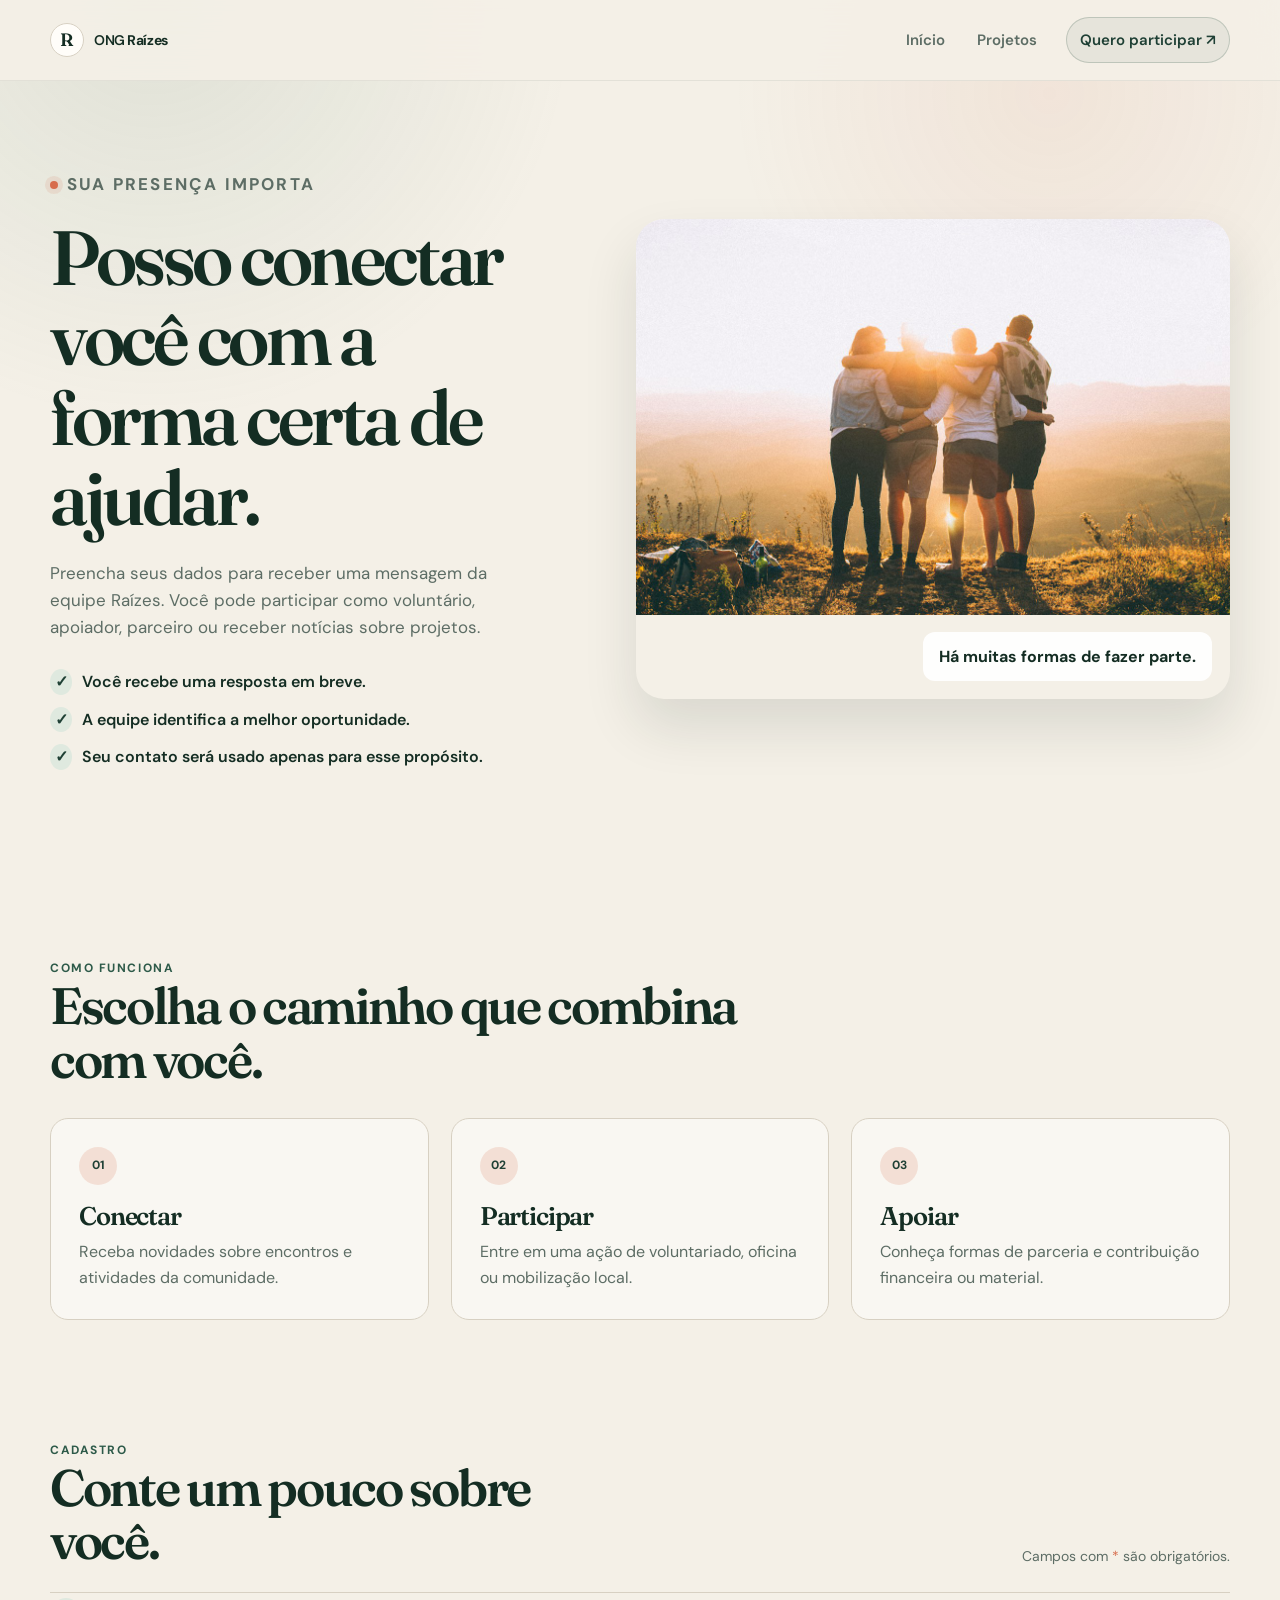
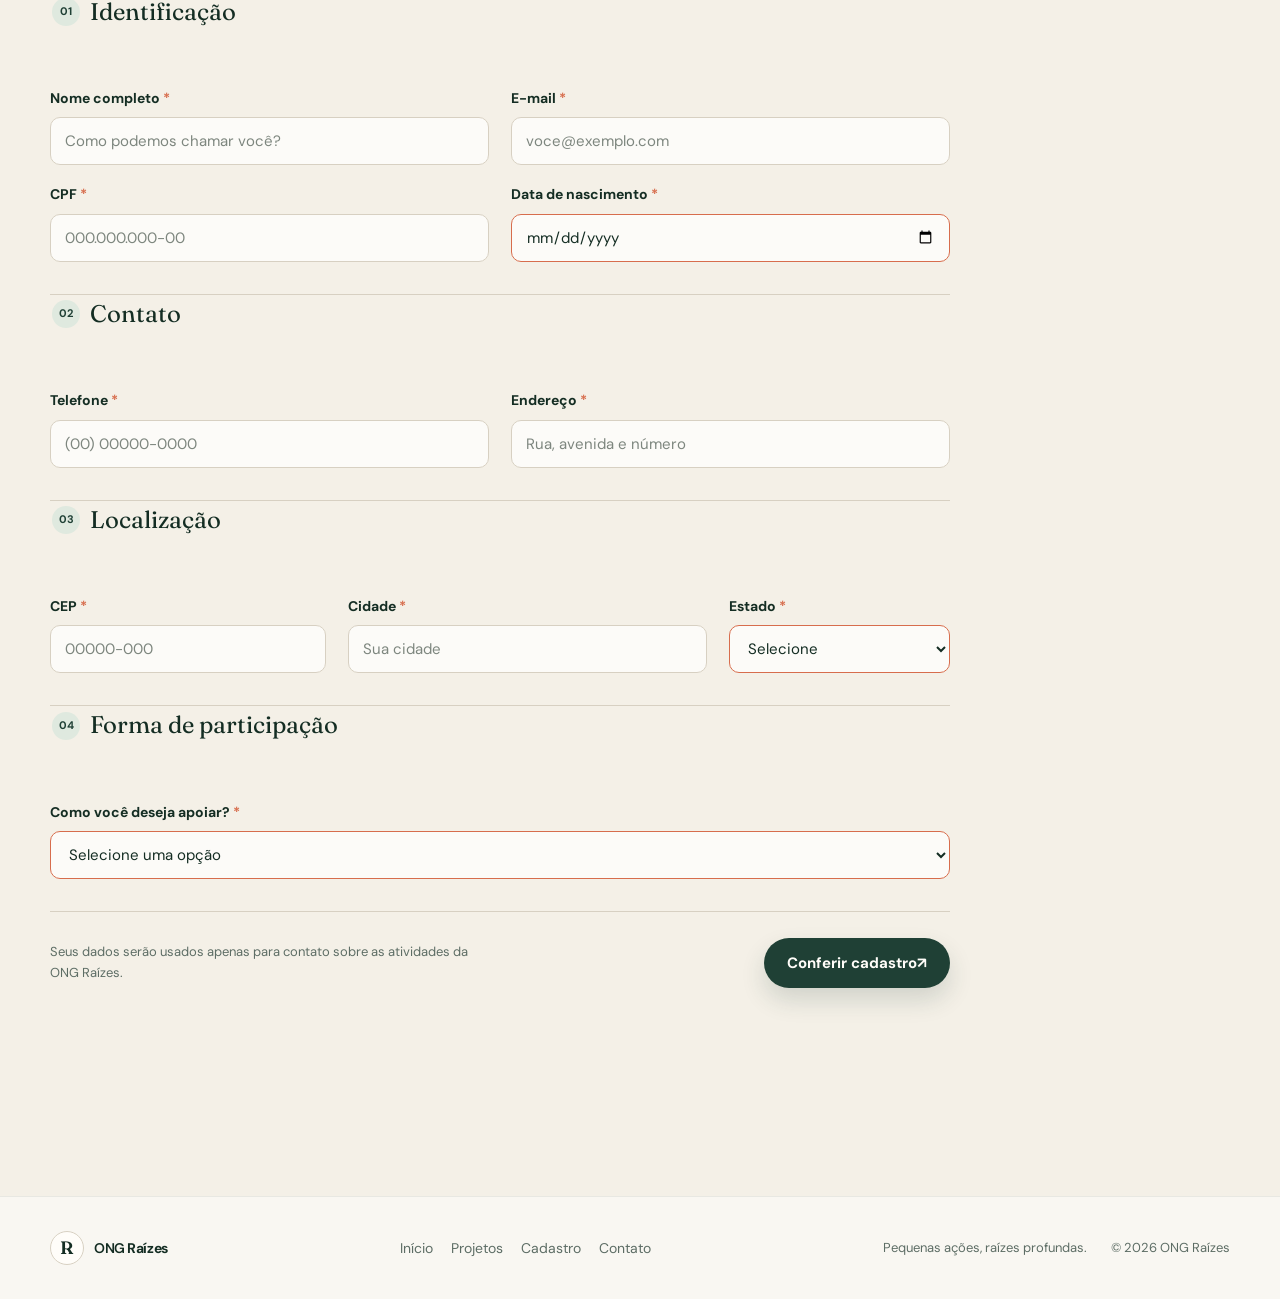
<file: cadastro.html>
<!DOCTYPE html>
<html lang="pt-BR">
<head>
    <meta charset="UTF-8">
    <meta name="viewport" content="width=device-width, initial-scale=1.0">
    <meta name="description" content="Cadastre-se para conhecer as oportunidades de participação e voluntariado da ONG Raízes.">
    <title>Quero participar | ONG Raízes</title>
    <link rel="preconnect" href="https://fonts.googleapis.com">
    <link rel="preconnect" href="https://fonts.gstatic.com" crossorigin>
    <link href="https://fonts.googleapis.com/css2?family=DM+Sans:wght@400;500;600;700&family=Fraunces:opsz,wght@9..144,600;9..144,700&display=swap" rel="stylesheet">
    <link rel="stylesheet" href="assets/css/styles.css">
    <script src="assets/js/scripts.js" defer></script>
</head>
<body>
    <a class="skip-link" href="#main-content">Pular para o conteúdo principal</a>
    <header class="site-header">
        <div class="site-header-inner page-width">
            <a class="brand" href="ONG.html" aria-label="ONG Raízes, página inicial">
                <span class="brand-mark" aria-hidden="true">R</span>
                <span class="brand-word">ONG <strong>Raízes</strong></span>
            </a>
            <button class="nav-toggle" type="button" aria-expanded="false" aria-controls="site-navigation" aria-label="Abrir menu">
                <span></span><span></span><span></span>
            </button>
            <nav class="site-nav" id="site-navigation" aria-label="Navegação principal">
                <a href="ONG.html">Início</a>
                <a href="projetos.html">Projetos</a>
                <a href="cadastro.html" class="nav-cta" aria-current="page">Quero participar <span aria-hidden="true">↗</span></a>
            </nav>
        </div>
    </header>

    <main id="main-content" class="registration-main">
        <section class="registration-intro page-width" aria-labelledby="registration-title">
            <div class="registration-copy">
                <p class="eyebrow"><span class="eyebrow-dot" aria-hidden="true"></span> Sua presença importa</p>
                <h1 id="registration-title">Posso conectar você com a forma certa de ajudar.</h1>
                <p>Preencha seus dados para receber uma mensagem da equipe Raízes. Você pode participar como voluntário, apoiador, parceiro ou receber notícias sobre projetos.</p>
                <ul class="registration-benefits" aria-label="O que acontece depois do cadastro">
                    <li><span aria-hidden="true">✓</span> Você recebe uma resposta em breve.</li>
                    <li><span aria-hidden="true">✓</span> A equipe identifica a melhor oportunidade.</li>
                    <li><span aria-hidden="true">✓</span> Seu contato será usado apenas para esse propósito.</li>
                </ul>
            </div>
            <figure class="registration-image">
                <img src="assets/images/cadastro-hero.jpg" alt="Pessoas reunidas em uma atividade colaborativa">
                <figcaption>Há muitas formas de fazer parte.</figcaption>
            </figure>
        </section>

        <section class="participation-section page-width" aria-labelledby="participation-title">
            <div class="section-heading compact-heading">
                <div>
                    <p class="section-kicker">Como funciona</p>
                    <h2 id="participation-title">Escolha o caminho que combina com você.</h2>
                </div>
            </div>
            <div class="participation-grid">
                <article><span class="participation-icon" aria-hidden="true">01</span><h3>Conectar</h3><p>Receba novidades sobre encontros e atividades da comunidade.</p></article>
                <article><span class="participation-icon" aria-hidden="true">02</span><h3>Participar</h3><p>Entre em uma ação de voluntariado, oficina ou mobilização local.</p></article>
                <article><span class="participation-icon" aria-hidden="true">03</span><h3>Apoiar</h3><p>Conheça formas de parceria e contribuição financeira ou material.</p></article>
            </div>
        </section>

        <section class="form-section page-width" aria-labelledby="form-title">
            <div class="form-heading">
                <div>
                    <p class="section-kicker">Cadastro</p>
                    <h2 id="form-title">Conte um pouco sobre você.</h2>
                </div>
                <p>Campos com <span aria-hidden="true">*</span> são obrigatórios.</p>
            </div>
            <form id="registration-form" class="registration-form" novalidate>
                <fieldset class="form-group">
                    <legend><span class="fieldset-number">01</span> Identificação</legend>
                    <div class="field-grid">
                        <div class="field field-wide"><label for="full-name">Nome completo <span aria-hidden="true">*</span></label><input id="full-name" name="nome" type="text" autocomplete="name" placeholder="Como podemos chamar você?" minlength="3" maxlength="100" pattern=".*\s+.*" title="Informe seu nome e sobrenome." required></div>
                        <div class="field"><label for="email">E-mail <span aria-hidden="true">*</span></label><input id="email" name="email" type="email" autocomplete="email" placeholder="voce@exemplo.com" maxlength="254" required></div>
                        <div class="field"><label for="cpf">CPF <span aria-hidden="true">*</span></label><input id="cpf" name="cpf" type="text" inputmode="numeric" autocomplete="off" placeholder="000.000.000-00" maxlength="14" pattern="\d{3}\.\d{3}\.\d{3}-\d{2}" title="Digite o CPF no formato 000.000.000-00." data-mask="cpf" required></div>
                        <div class="field"><label for="birth-date">Data de nascimento <span aria-hidden="true">*</span></label><input id="birth-date" name="data-nascimento" type="date" autocomplete="bday" required></div>
                    </div>
                </fieldset>

                <fieldset class="form-group">
                    <legend><span class="fieldset-number">02</span> Contato</legend>
                    <div class="field-grid">
                        <div class="field"><label for="phone">Telefone <span aria-hidden="true">*</span></label><input id="phone" name="telefone" type="tel" inputmode="numeric" autocomplete="tel-national" placeholder="(00) 00000-0000" maxlength="15" pattern="\(\d{2}\) \d{4,5}-\d{4}" title="Digite o telefone no formato (00) 00000-0000." data-mask="phone" required></div>
                        <div class="field"><label for="address">Endereço <span aria-hidden="true">*</span></label><input id="address" name="endereco" type="text" autocomplete="street-address" placeholder="Rua, avenida e número" maxlength="150" required></div>
                    </div>
                </fieldset>

                <fieldset class="form-group">
                    <legend><span class="fieldset-number">03</span> Localização</legend>
                    <div class="field-grid location-grid">
                        <div class="field"><label for="postal-code">CEP <span aria-hidden="true">*</span></label><input id="postal-code" name="cep" type="text" inputmode="numeric" autocomplete="postal-code" placeholder="00000-000" maxlength="9" pattern="\d{5}-\d{3}" title="Digite o CEP no formato 00000-000." data-mask="cep" required></div>
                        <div class="field"><label for="city">Cidade <span aria-hidden="true">*</span></label><input id="city" name="cidade" type="text" autocomplete="address-level2" placeholder="Sua cidade" maxlength="80" required></div>
                        <div class="field"><label for="state">Estado <span aria-hidden="true">*</span></label><select id="state" name="estado" autocomplete="address-level1" required><option value="" selected disabled>Selecione</option><option value="AC">Acre (AC)</option><option value="AL">Alagoas (AL)</option><option value="AP">Amapá (AP)</option><option value="AM">Amazonas (AM)</option><option value="BA">Bahia (BA)</option><option value="CE">Ceará (CE)</option><option value="DF">Distrito Federal (DF)</option><option value="ES">Espírito Santo (ES)</option><option value="GO">Goiás (GO)</option><option value="MA">Maranhão (MA)</option><option value="MT">Mato Grosso (MT)</option><option value="MS">Mato Grosso do Sul (MS)</option><option value="MG">Minas Gerais (MG)</option><option value="PA">Pará (PA)</option><option value="PB">Paraíba (PB)</option><option value="PR">Paraná (PR)</option><option value="PE">Pernambuco (PE)</option><option value="PI">Piauí (PI)</option><option value="RJ">Rio de Janeiro (RJ)</option><option value="RN">Rio Grande do Norte (RN)</option><option value="RS">Rio Grande do Sul (RS)</option><option value="RO">Rondônia (RO)</option><option value="RR">Roraima (RR)</option><option value="SC">Santa Catarina (SC)</option><option value="SP">São Paulo (SP)</option><option value="SE">Sergipe (SE)</option><option value="TO">Tocantins (TO)</option></select></div>
                    </div>
                </fieldset>

                <fieldset class="form-group">
                    <legend><span class="fieldset-number">04</span> Forma de participação</legend>
                    <div class="field field-wide">
                        <label for="interest">Como você deseja apoiar? <span aria-hidden="true">*</span></label>
                        <select id="interest" name="interesse" required>
                            <option value="" selected disabled>Selecione uma opção</option>
                            <option value="voluntariado">Quero ser voluntário</option>
                            <option value="doacao">Quero fazer uma doação</option>
                            <option value="parceria">Quero fazer uma parceria</option>
                            <option value="noticias">Quero receber notícias e convites</option>
                        </select>
                    </div>
                </fieldset>

                <div class="form-submit">
                    <p>Seus dados serão usados apenas para contato sobre as atividades da ONG Raízes.</p>
                    <button class="button button-dark" type="submit">Conferir cadastro <span aria-hidden="true">↗</span></button>
                </div>
                <p id="form-status" class="form-status" role="status" aria-live="polite"></p>
            </form>
        </section>
    </main>

    <footer class="site-footer">
        <div class="page-width footer-inner">
            <a class="brand brand-footer" href="ONG.html" aria-label="ONG Raízes, página inicial">
                <span class="brand-mark" aria-hidden="true">R</span>
                <span class="brand-word">ONG <strong>Raízes</strong></span>
            </a>
            <nav class="footer-nav" aria-label="Links úteis">
                <a href="ONG.html">Início</a>
                <a href="projetos.html">Projetos</a>
                <a href="cadastro.html">Cadastro</a>
                <a href="mailto:contato@raizes.org.br">Contato</a>
            </nav>
            <p class="footer-copy">Pequenas ações, raízes profundas.</p>
            <p class="footer-year">© 2026 ONG Raízes</p>
        </div>
    </footer>
</body>
</html>
</file>
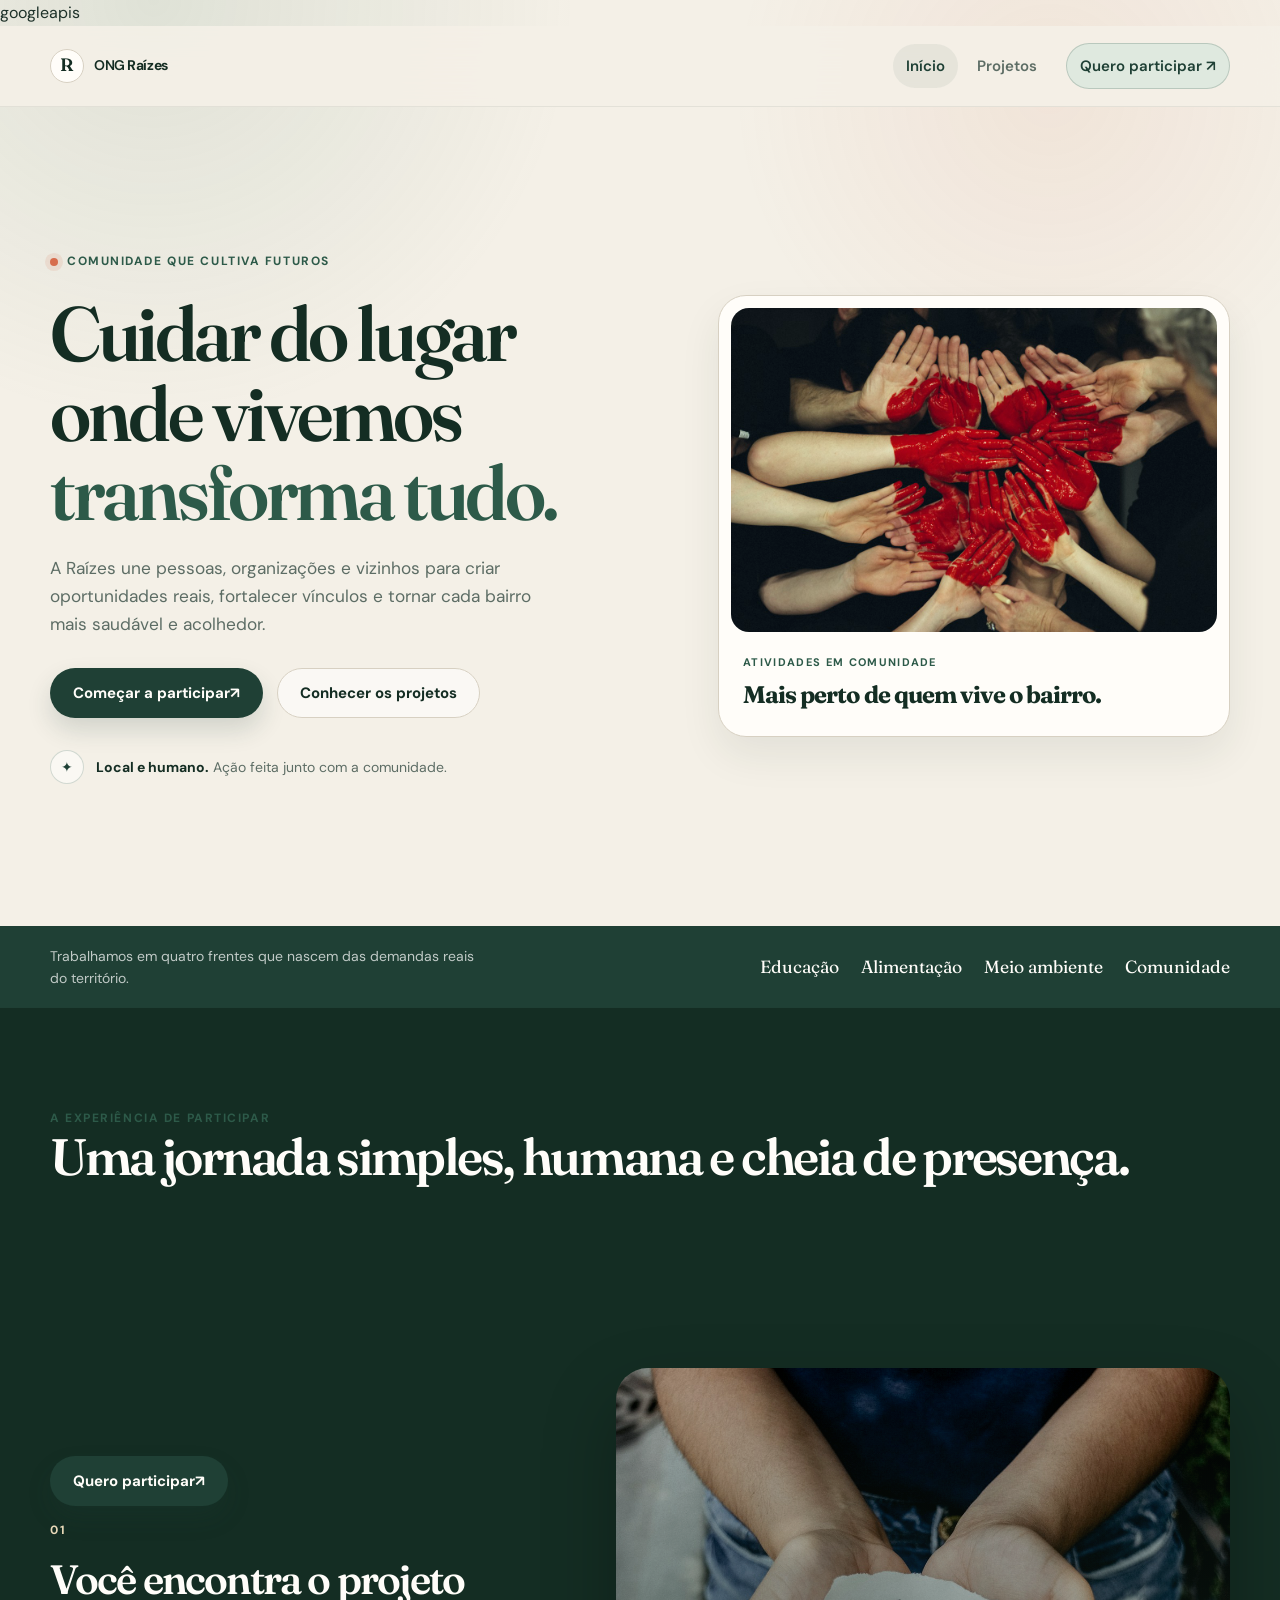
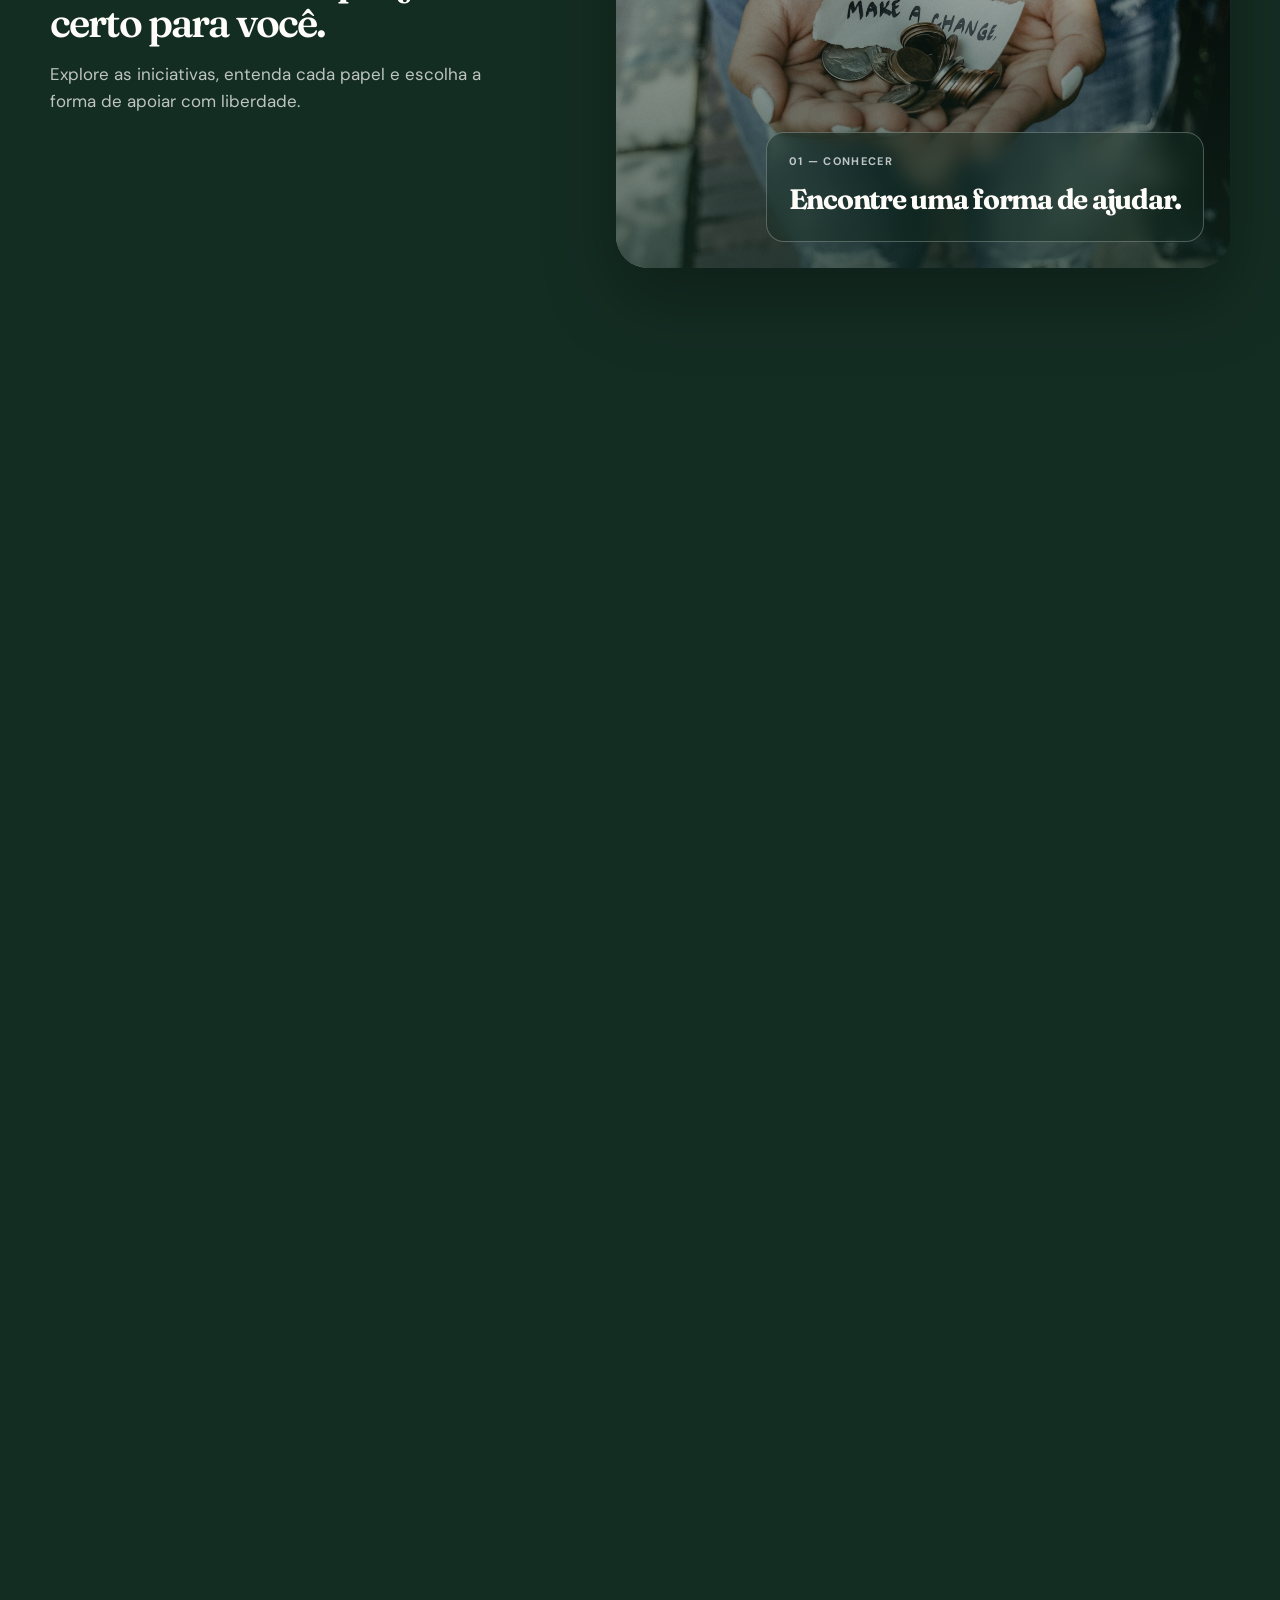
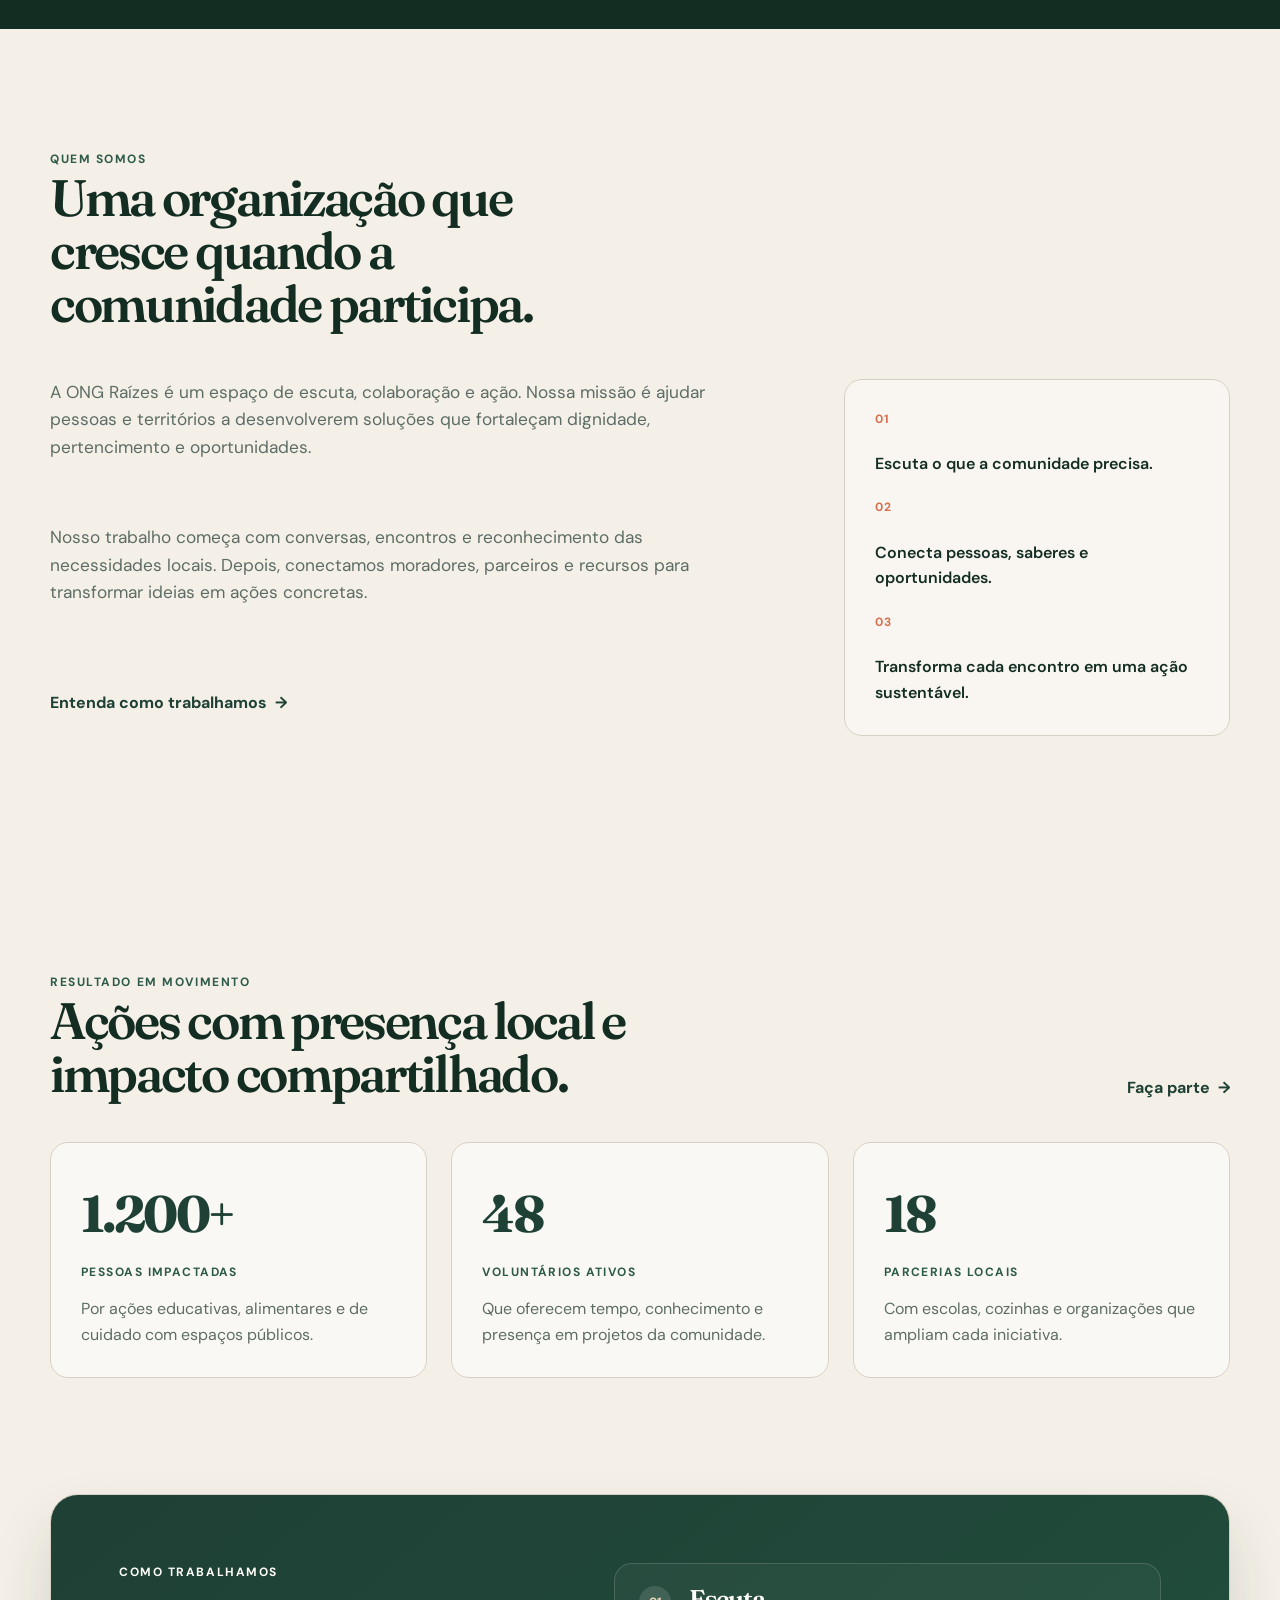
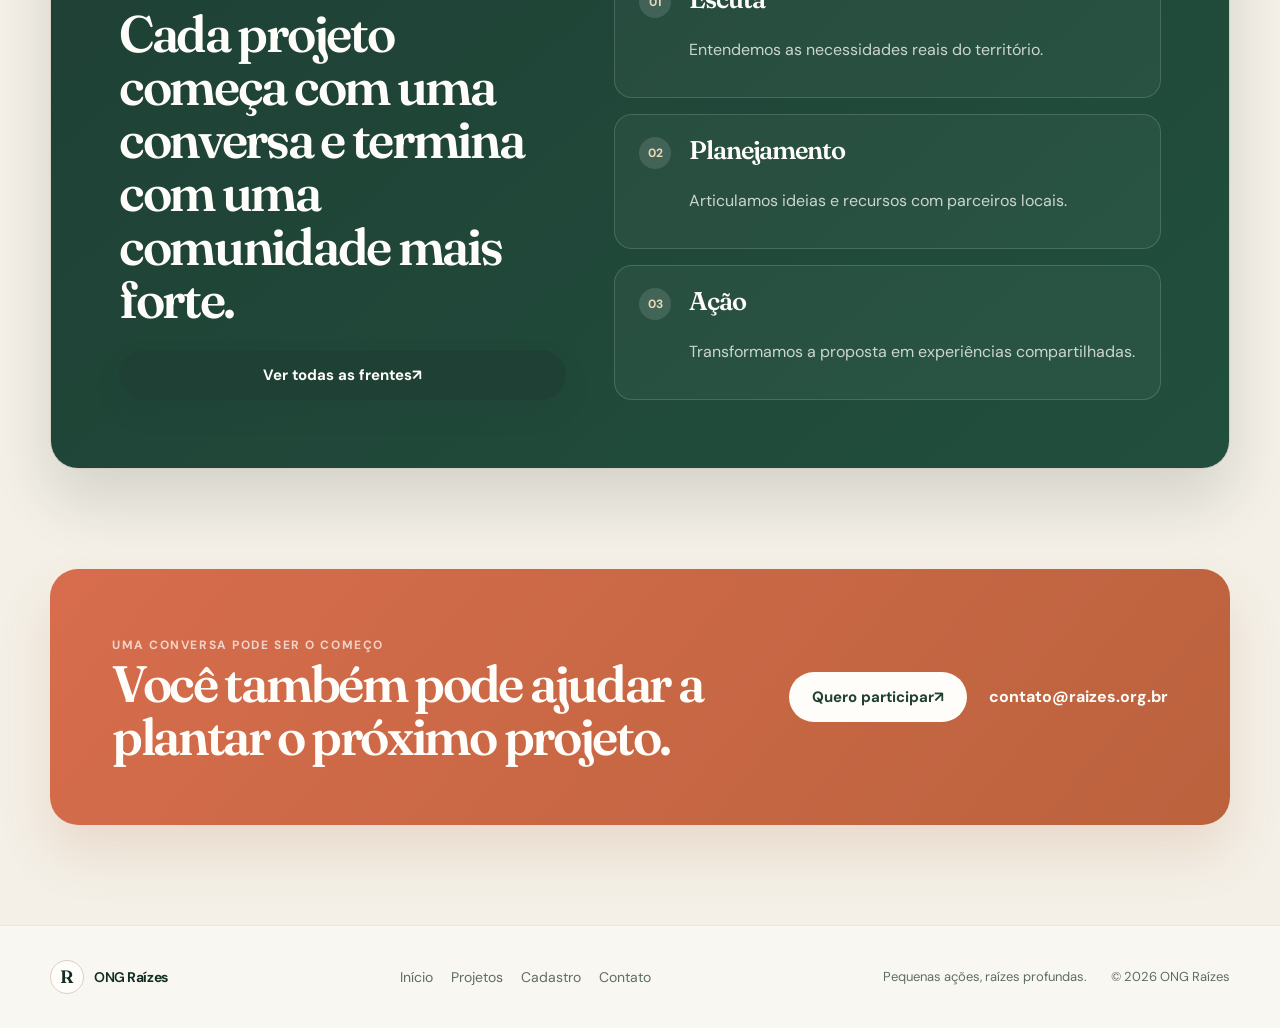
<file: ONG.html>
<!DOCTYPE html>
<html lang="pt-BR">
<head>
    <meta charset="UTF-8">
    <meta name="viewport" content="width=device-width, initial-scale=1.0">
    <meta name="description" content="Conheça a ONG Raízes, uma organização comunitária dedicada à educação, à alimentação e ao cuidado com o meio ambiente.">
    <title>ONG Raízes | Cuidar transforma</title>
    <link rel="preconnect" href="https://fonts.googleapis.com">
    <link rel="preconnect" href="https://fonts.gstatic.com" crossorigin>
    <link href="https://fonts.googleapis.com/css2?family=DM+Sans:wght@400;500;600;700&family=Fraunces:opsz,wght@9..144,600;9..144,700&display=swap" rel="stylesheet">
    <link rel="stylesheet" href="assets/css/styles.css">
    <script src="assets/js/scripts.js" defer></script>
</head>
<body>
    <a class="skip-link" href="#main-content">Pular para o conteúdo principal</a>googleapis
    <header class="site-header">
        <div class="site-header-inner page-width">
            <a class="brand" href="ONG.html" aria-label="ONG Raízes, página inicial">
                <span class="brand-mark" aria-hidden="true">R</span>
                <span class="brand-word">ONG <strong>Raízes</strong></span>
            </a>
            <button class="nav-toggle" type="button" aria-expanded="false" aria-controls="site-navigation" aria-label="Abrir menu">
                <span></span><span></span><span></span>
            </button>
            <nav class="site-nav" id="site-navigation" aria-label="Navegação principal">
                <a href="ONG.html" aria-current="page">Início</a>
                <a href="projetos.html">Projetos</a>
                <a href="cadastro.html" class="nav-cta">Quero participar <span aria-hidden="true">↗</span></a>
            </nav>
        </div>
    </header>

    <main id="main-content">
        <section class="hero home-hero page-width" aria-labelledby="hero-title">
            <div class="hero-copy">
                <p class="eyebrow"><span class="eyebrow-dot" aria-hidden="true"></span> Comunidade que cultiva futuros</p>
                <h1 id="hero-title">Cuidar do lugar onde vivemos <em>transforma tudo.</em></h1>
                <p class="hero-intro">A Raízes une pessoas, organizações e vizinhos para criar oportunidades reais, fortalecer vínculos e tornar cada bairro mais saudável e acolhedor.</p>
                <div class="hero-actions">
                    <a class="button button-dark" href="cadastro.html">Começar a participar <span aria-hidden="true">↗</span></a>
                    <a class="button button-light" href="projetos.html">Conhecer os projetos</a>
                </div>
                <div class="hero-proof">
                    <span class="proof-icon" aria-hidden="true">✦</span>
                    <span><strong>Local e humano.</strong> Ação feita junto com a comunidade.</span>
                </div>
            </div>
            <figure class="hero-visual">
                <img src="assets/images/home-hero.jpg" alt="Mãos de voluntários com as palmas pintadas de vermelho, reunidas em círculo">
                <figcaption class="image-caption">
                    <span class="caption-label">Atividades em comunidade</span>
                    <strong>Mais perto de quem vive o bairro.</strong>
                </figcaption>
            </figure>
        </section>

        <section class="impact-band" aria-label="Áreas de atuação">
            <div class="impact-band-inner page-width">
                <p>Trabalhamos em quatro frentes que nascem das demandas reais do território.</p>
                <ul>
                    <li>Educação</li>
                    <li>Alimentação</li>
                    <li>Meio ambiente</li>
                    <li>Comunidade</li>
                </ul>
            </div>
        </section>

        <section class="experience-section" aria-labelledby="experience-title">
            <div class="experience-intro page-width">
                <p class="section-kicker">A experiência de participar</p>
                <h2 id="experience-title">Uma jornada simples, humana e cheia de presença.</h2>
            </div>
            <div class="experience-scroll">
                <div class="experience-sticky page-width">
                    <div class="experience-copy" aria-live="polite">
                        <div class="experience-copy-item is-active" data-experience="0">
                            <span class="experience-number">01</span>
                            <h3>Você encontra o projeto certo para você.</h3>
                            <p>Explore as iniciativas, entenda cada papel e escolha a forma de apoiar com liberdade.</p>
                        </div>
                        <div class="experience-copy-item" data-experience="1">
                            <span class="experience-number">02</span>
                            <h3>O cuidado começa com uma conversa.</h3>
                            <p>O cadastro conecta você à equipe, que identifica oportunidades alinhadas à sua disponibilidade.</p>
                        </div>
                        <div class="experience-copy-item" data-experience="2">
                            <span class="experience-number">03</span>
                            <h3>Você transforma o bairro junto com a comunidade.</h3>
                            <p>Participe de oficinas, ações locais e novas conexões que realmente fazem diferença.</p>
                        </div>
                        <a class="button button-dark experience-cta" href="cadastro.html">Quero participar <span aria-hidden="true">↗</span></a>
                    </div>
                    <div class="experience-visual" aria-label="Etapas da participação na ONG">
                        <article class="experience-visual-item is-active" data-experience="0">
                            <img src="assets/images/projects-hero.jpg" alt="Uma pessoa apoiando uma planta em um projeto comunitário">
                            <div class="experience-card">
                                <span>01 — Conhecer</span>
                                <strong>Encontre uma forma de ajudar.</strong>
                            </div>
                        </article>
                        <article class="experience-visual-item" data-experience="1">
                            <img src="assets/images/cadastro-hero.jpg" alt="Pessoas reunidas em uma atividade comunitária">
                            <div class="experience-card">
                                <span>02 — Conectar</span>
                                <strong>Fale com a equipe Raízes.</strong>
                            </div>
                        </article>
                        <article class="experience-visual-item" data-experience="2">
                            <img src="assets/images/home-hero.jpg" alt="Voluntários reunidos em uma atividade comunitária ao ar livre">
                            <div class="experience-card">
                                <span>03 — Participar</span>
                                <strong>Faça parte da transformação.</strong>
                            </div>
                        </article>
                    </div>
                </div>
            </div>
        </section>

        <section class="story-section page-width" aria-labelledby="story-title">
            <div class="story-intro">
                <p class="section-kicker">Quem somos</p>
                <h2 id="story-title">Uma organização que cresce quando a comunidade participa.</h2>
            </div>
            <div class="story-layout">
                <div class="story-copy">
                    <p>A ONG Raízes é um espaço de escuta, colaboração e ação. Nossa missão é ajudar pessoas e territórios a desenvolverem soluções que fortaleçam dignidade, pertencimento e oportunidades.</p>
                    <p>Nosso trabalho começa com conversas, encontros e reconhecimento das necessidades locais. Depois, conectamos moradores, parceiros e recursos para transformar ideias em ações concretas.</p>
                    <a class="text-link" href="projetos.html">Entenda como trabalhamos <span aria-hidden="true">→</span></a>
                </div>
                <div class="story-aside">
                    <span class="aside-number">01</span>
                    <p>Escuta o que a comunidade precisa.</p>
                    <span class="aside-number">02</span>
                    <p>Conecta pessoas, saberes e oportunidades.</p>
                    <span class="aside-number">03</span>
                    <p>Transforma cada encontro em uma ação sustentável.</p>
                </div>
            </div>
        </section>

        <section class="results-section page-width" aria-labelledby="results-title">
            <div class="results-heading">
                <div>
                    <p class="section-kicker">Resultado em movimento</p>
                    <h2 id="results-title">Ações com presença local e impacto compartilhado.</h2>
                </div>
                <a class="text-link" href="cadastro.html">Faça parte <span aria-hidden="true">→</span></a>
            </div>
            <div class="results-grid">
                <article class="result-card">
                    <strong>1.200+</strong>
                    <span>Pessoas impactadas</span>
                    <p>Por ações educativas, alimentares e de cuidado com espaços públicos.</p>
                </article>
                <article class="result-card">
                    <strong>48</strong>
                    <span>Voluntários ativos</span>
                    <p>Que oferecem tempo, conhecimento e presença em projetos da comunidade.</p>
                </article>
                <article class="result-card">
                    <strong>18</strong>
                    <span>Parcerias locais</span>
                    <p>Com escolas, cozinhas e organizações que ampliam cada iniciativa.</p>
                </article>
            </div>
        </section>

        <section class="process-section" aria-labelledby="process-title">
            <div class="page-width process-inner">
                <div class="process-copy">
                    <p class="section-kicker">Como trabalhamos</p>
                    <h2 id="process-title">Cada projeto começa com uma conversa e termina com uma comunidade mais forte.</h2>
                    <a class="button button-dark" href="projetos.html">Ver todas as frentes <span aria-hidden="true">↗</span></a>
                </div>
                <div class="process-steps">
                    <article><span>01</span><h3>Escuta</h3><p>Entendemos as necessidades reais do território.</p></article>
                    <article><span>02</span><h3>Planejamento</h3><p>Articulamos ideias e recursos com parceiros locais.</p></article>
                    <article><span>03</span><h3>Ação</h3><p>Transformamos a proposta em experiências compartilhadas.</p></article>
                </div>
            </div>
        </section>

        <section class="cta-section">
            <div class="page-width cta-inner">
                <div>
                    <p class="section-kicker section-kicker-light">Uma conversa pode ser o começo</p>
                    <h2>Você também pode ajudar a plantar o próximo projeto.</h2>
                </div>
                <div class="cta-actions">
                    <a class="button button-contrast" href="cadastro.html">Quero participar <span aria-hidden="true">↗</span></a>
                    <a class="contact-link" href="mailto:contato@raizes.org.br">contato@raizes.org.br</a>
                </div>
            </div>
        </section>
    </main>

    <footer class="site-footer">
        <div class="page-width footer-inner">
            <a class="brand brand-footer" href="ONG.html" aria-label="ONG Raízes, página inicial">
                <span class="brand-mark" aria-hidden="true">R</span>
                <span class="brand-word">ONG <strong>Raízes</strong></span>
            </a>
            <nav class="footer-nav" aria-label="Links úteis">
                <a href="ONG.html">Início</a>
                <a href="projetos.html">Projetos</a>
                <a href="cadastro.html">Cadastro</a>
                <a href="mailto:contato@raizes.org.br">Contato</a>
            </nav>
            <p class="footer-copy">Pequenas ações, raízes profundas.</p>
            <p class="footer-year">© 2026 ONG Raízes</p>
        </div>
    </footer>
</body>
</html>
</file>
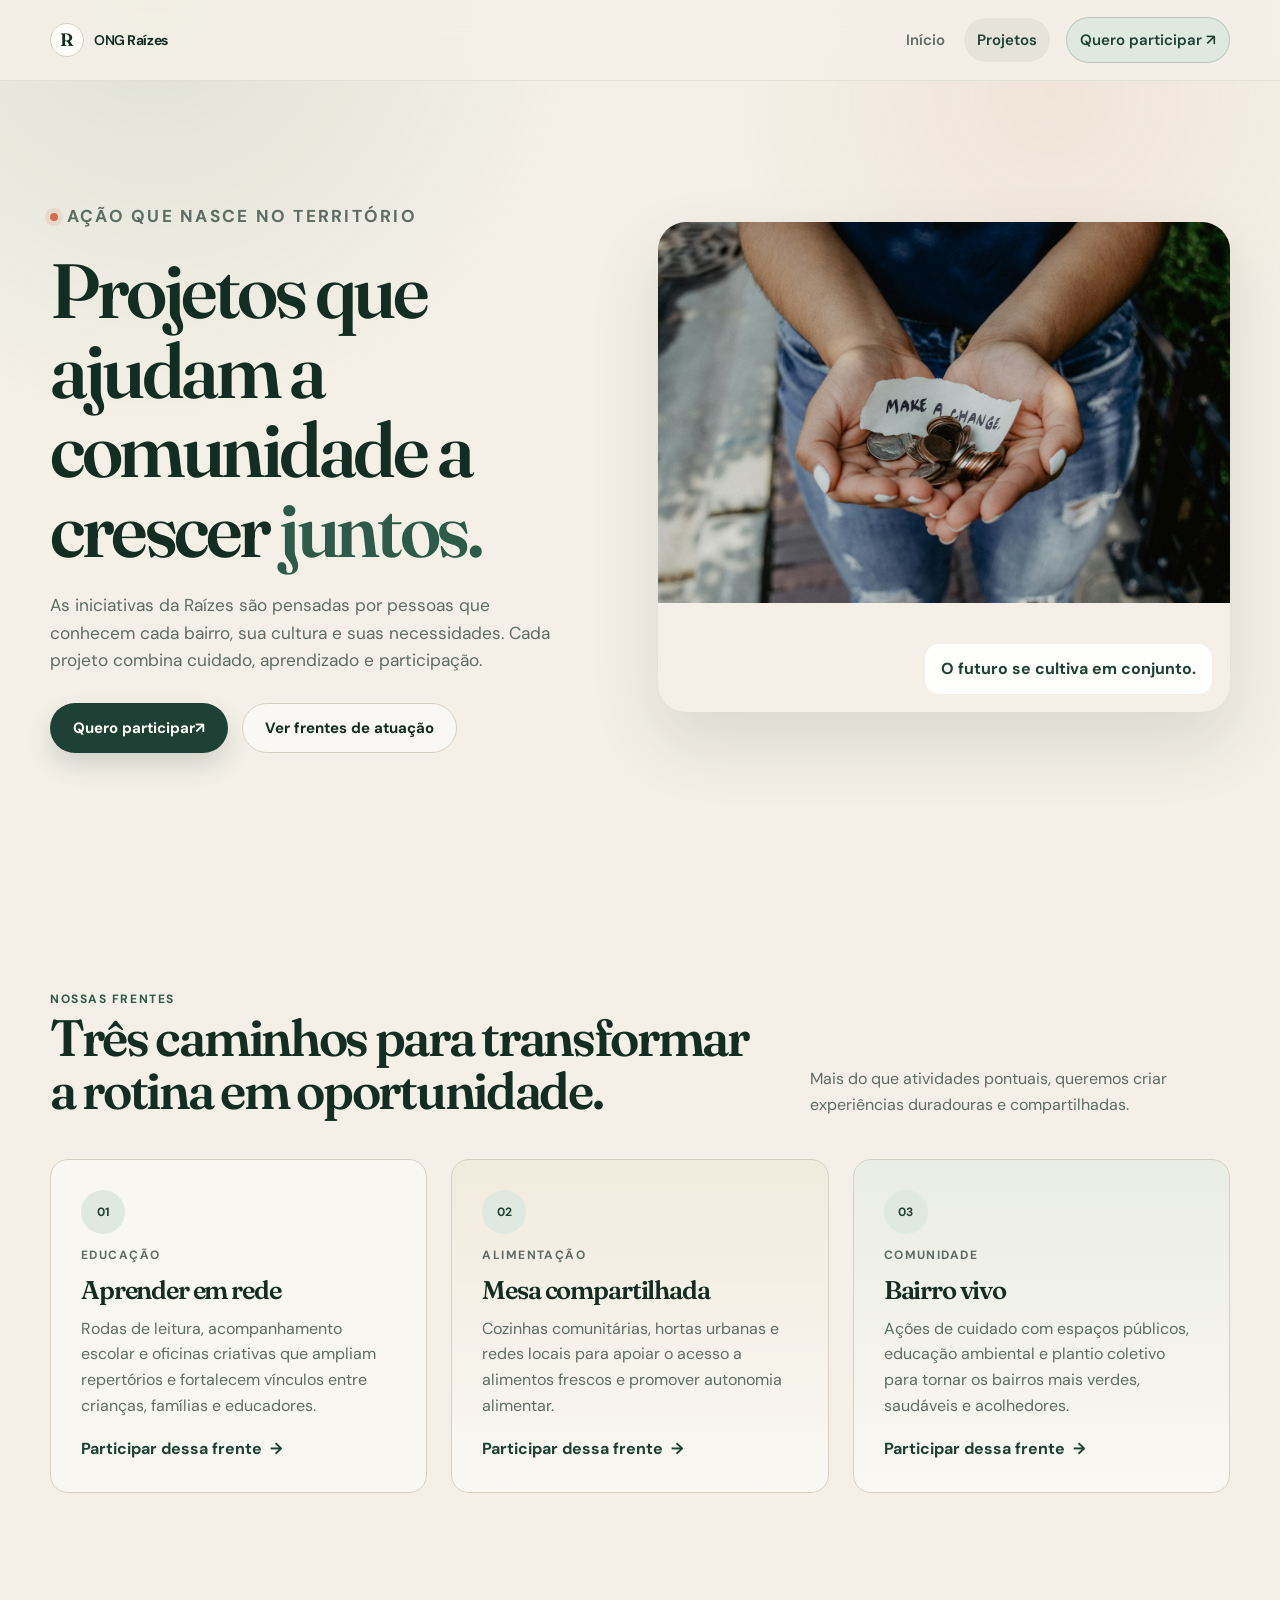
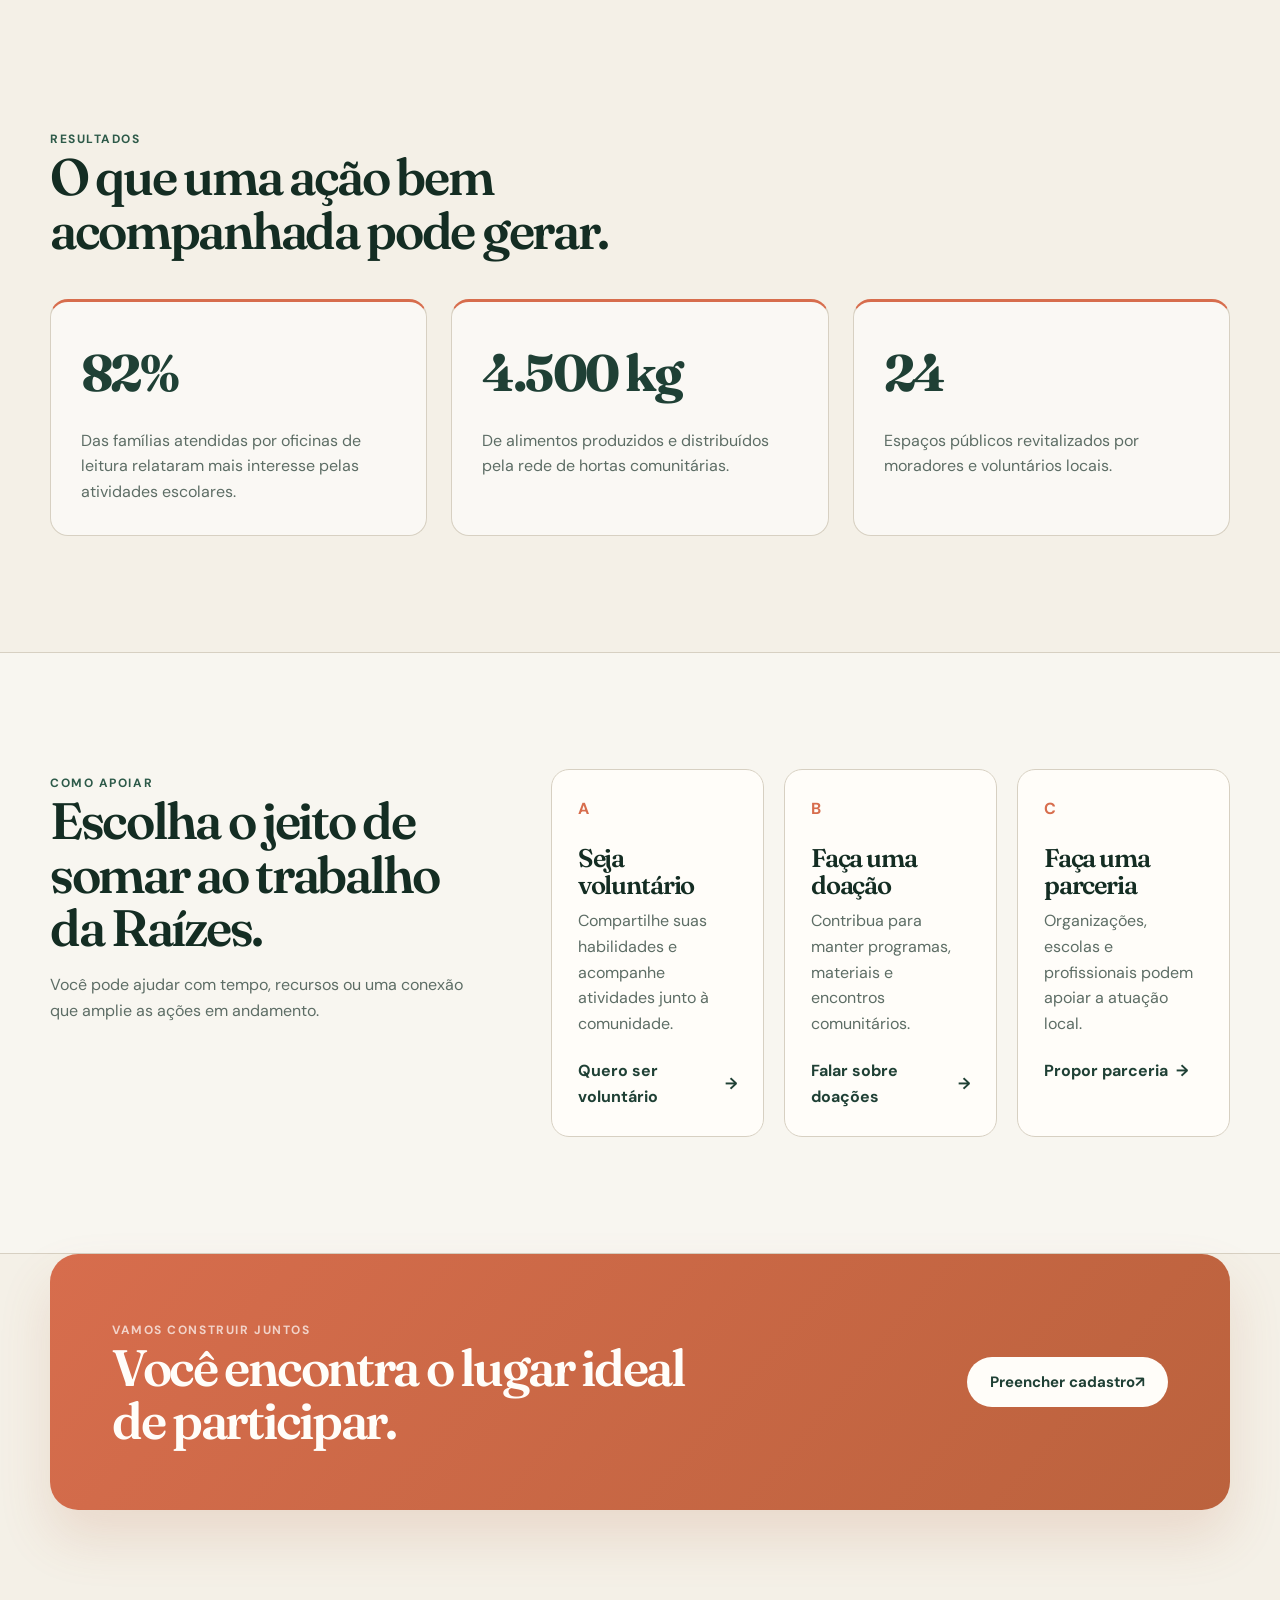
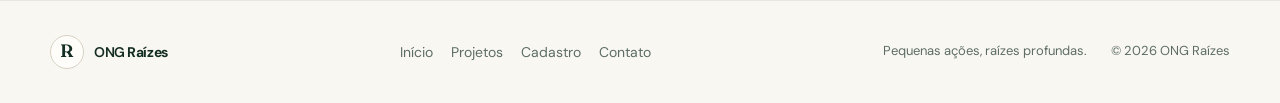
<file: projetos.html>
<!DOCTYPE html>
<html lang="pt-BR">
<head>
    <meta charset="UTF-8">
    <meta name="viewport" content="width=device-width, initial-scale=1.0">
    <meta name="description" content="Conheça os projetos sociais da ONG Raízes e descubra como ser voluntário ou apoiar nossas ações.">
    <title>Projetos sociais | ONG Raízes</title>
    <link rel="preconnect" href="https://fonts.googleapis.com">
    <link rel="preconnect" href="https://fonts.gstatic.com" crossorigin>
    <link href="https://fonts.googleapis.com/css2?family=DM+Sans:wght@400;500;600;700&family=Fraunces:opsz,wght@9..144,600;9..144,700&display=swap" rel="stylesheet">
    <link rel="stylesheet" href="assets/css/styles.css">
    <script src="assets/js/scripts.js" defer></script>
</head>
<body>
    <a class="skip-link" href="#main-content">Pular para o conteúdo principal</a>
    <header class="site-header">
        <div class="site-header-inner page-width">
            <a class="brand" href="ONG.html" aria-label="ONG Raízes, página inicial">
                <span class="brand-mark" aria-hidden="true">R</span>
                <span class="brand-word">ONG <strong>Raízes</strong></span>
            </a>
            <button class="nav-toggle" type="button" aria-expanded="false" aria-controls="site-navigation" aria-label="Abrir menu">
                <span></span><span></span><span></span>
            </button>
            <nav class="site-nav" id="site-navigation" aria-label="Navegação principal">
                <a href="ONG.html">Início</a>
                <a href="projetos.html" aria-current="page">Projetos</a>
                <a href="cadastro.html" class="nav-cta">Quero participar <span aria-hidden="true">↗</span></a>
            </nav>
        </div>
    </header>

    <main id="main-content">
        <section class="project-hero page-width" aria-labelledby="projects-title">
            <div class="project-hero-copy">
                <p class="eyebrow"><span class="eyebrow-dot" aria-hidden="true"></span> Ação que nasce no território</p>
                <h1 id="projects-title">Projetos que ajudam a comunidade a crescer <em>juntos.</em></h1>
                <p>As iniciativas da Raízes são pensadas por pessoas que conhecem cada bairro, sua cultura e suas necessidades. Cada projeto combina cuidado, aprendizado e participação.</p>
                <div class="hero-actions">
                    <a class="button button-dark" href="cadastro.html">Quero participar <span aria-hidden="true">↗</span></a>
                    <a class="button button-light" href="#frentes">Ver frentes de atuação</a>
                </div>
            </div>
            <figure class="project-hero-visual">
                <img src="assets/images/projects-hero.jpg" alt="Mãos apoiando uma pequena planta, símbolo de cuidado e crescimento coletivo">
                <figcaption>O futuro se cultiva em conjunto.</figcaption>
            </figure>
        </section>

        <section class="focus-section page-width" id="frentes" aria-labelledby="frentes-title">
            <div class="section-heading">
                <div>
                    <p class="section-kicker">Nossas frentes</p>
                    <h2 id="frentes-title">Três caminhos para transformar a rotina em oportunidade.</h2>
                </div>
                <p>Mais do que atividades pontuais, queremos criar experiências duradouras e compartilhadas.</p>
            </div>
            <div class="program-grid">
                <article class="program-card program-card-education">
                    <div class="card-icon" aria-hidden="true">01</div>
                    <p class="card-tag">Educação</p>
                    <h3>Aprender em rede</h3>
                    <p>Rodas de leitura, acompanhamento escolar e oficinas criativas que ampliam repertórios e fortalecem vínculos entre crianças, famílias e educadores.</p>
                    <a href="cadastro.html?interesse=voluntariado" class="text-link">Participar dessa frente <span aria-hidden="true">→</span></a>
                </article>
                <article class="program-card program-card-food">
                    <div class="card-icon" aria-hidden="true">02</div>
                    <p class="card-tag">Alimentação</p>
                    <h3>Mesa compartilhada</h3>
                    <p>Cozinhas comunitárias, hortas urbanas e redes locais para apoiar o acesso a alimentos frescos e promover autonomia alimentar.</p>
                    <a href="cadastro.html?interesse=voluntariado" class="text-link">Participar dessa frente <span aria-hidden="true">→</span></a>
                </article>
                <article class="program-card program-card-community">
                    <div class="card-icon" aria-hidden="true">03</div>
                    <p class="card-tag">Comunidade</p>
                    <h3>Bairro vivo</h3>
                    <p>Ações de cuidado com espaços públicos, educação ambiental e plantio coletivo para tornar os bairros mais verdes, saudáveis e acolhedores.</p>
                    <a href="cadastro.html?interesse=voluntariado" class="text-link">Participar dessa frente <span aria-hidden="true">→</span></a>
                </article>
            </div>
        </section>

        <section class="results-section page-width" aria-labelledby="results-title">
            <div class="section-heading compact-heading">
                <div>
                    <p class="section-kicker">Resultados</p>
                    <h2 id="results-title">O que uma ação bem acompanhada pode gerar.</h2>
                </div>
            </div>
            <div class="results-grid">
                <article class="result-card result-card-plain">
                    <strong>82%</strong>
                    <p>Das famílias atendidas por oficinas de leitura relataram mais interesse pelas atividades escolares.</p>
                </article>
                <article class="result-card result-card-plain">
                    <strong>4.500 kg</strong>
                    <p>De alimentos produzidos e distribuídos pela rede de hortas comunitárias.</p>
                </article>
                <article class="result-card result-card-plain">
                    <strong>24</strong>
                    <p>Espaços públicos revitalizados por moradores e voluntários locais.</p>
                </article>
            </div>
        </section>

        <section class="support-section" aria-labelledby="support-title">
            <div class="page-width support-inner">
                <div class="support-copy">
                    <p class="section-kicker">Como apoiar</p>
                    <h2 id="support-title">Escolha o jeito de somar ao trabalho da Raízes.</h2>
                    <p>Você pode ajudar com tempo, recursos ou uma conexão que amplie as ações em andamento.</p>
                </div>
                <div class="support-options">
                    <article class="support-option">
                        <span class="support-number">A</span>
                        <h3>Seja voluntário</h3>
                        <p>Compartilhe suas habilidades e acompanhe atividades junto à comunidade.</p>
                        <a href="cadastro.html?interesse=voluntariado" class="text-link">Quero ser voluntário <span aria-hidden="true">→</span></a>
                    </article>
                    <article class="support-option">
                        <span class="support-number">B</span>
                        <h3>Faça uma doação</h3>
                        <p>Contribua para manter programas, materiais e encontros comunitários.</p>
                        <a href="mailto:contato@raizes.org.br?subject=Quero%20fazer%20uma%20doacao" class="text-link">Falar sobre doações <span aria-hidden="true">→</span></a>
                    </article>
                    <article class="support-option">
                        <span class="support-number">C</span>
                        <h3>Faça uma parceria</h3>
                        <p>Organizações, escolas e profissionais podem apoiar a atuação local.</p>
                        <a href="cadastro.html?interesse=parceria" class="text-link">Propor parceria <span aria-hidden="true">→</span></a>
                    </article>
                </div>
            </div>
        </section>

        <section class="cta-section cta-section-narrow">
            <div class="page-width cta-inner">
                <div>
                    <p class="section-kicker section-kicker-light">Vamos construir juntos</p>
                    <h2>Você encontra o lugar ideal de participar.</h2>
                </div>
                <a class="button button-contrast" href="cadastro.html">Preencher cadastro <span aria-hidden="true">↗</span></a>
            </div>
        </section>
    </main>

    <footer class="site-footer">
        <div class="page-width footer-inner">
            <a class="brand brand-footer" href="ONG.html" aria-label="ONG Raízes, página inicial">
                <span class="brand-mark" aria-hidden="true">R</span>
                <span class="brand-word">ONG <strong>Raízes</strong></span>
            </a>
            <nav class="footer-nav" aria-label="Links úteis">
                <a href="ONG.html">Início</a>
                <a href="projetos.html">Projetos</a>
                <a href="cadastro.html">Cadastro</a>
                <a href="mailto:contato@raizes.org.br">Contato</a>
            </nav>
            <p class="footer-copy">Pequenas ações, raízes profundas.</p>
            <p class="footer-year">© 2026 ONG Raízes</p>
        </div>
    </footer>
</body>
</html>
</file>
<file: assets/css/styles.css>
:root {
  color-scheme: light;
  --ink: #1d3129;
  --ink-strong: #142d23;
  --muted: #5d6d65;
  --paper: #f4f0e7;
  --paper-strong: #e7e0d0;
  --white: #fffdf9;
  --green: #2d5a49;
  --green-strong: #1f4035;
  --green-soft: #dfe9df;
  --coral: #d76d4d;
  --coral-soft: #f3dfd5;
  --sand: #e8d9b9;
  --line: #d7d0c2;
  --shadow: rgba(16, 39, 31, 0.12);
  --font-sans: "DM Sans", "Segoe UI", sans-serif;
  --font-serif: "Fraunces", Georgia, serif;
  --radius-sm: 10px;
  --radius-md: 18px;
  --radius-lg: 28px;
  --radius-pill: 999px;
  --container: 1180px;
  --ease: 240ms cubic-bezier(0.22, 1, 0.36, 1);
}

* { box-sizing: border-box; }
html { scroll-behavior: smooth; }
body {
  margin: 0;
  min-width: 320px;
  background: var(--paper);
  color: var(--ink);
  font-family: var(--font-sans);
  font-size: 16px;
  line-height: 1.6;
  text-rendering: optimizeLegibility;
  -webkit-font-smoothing: antialiased;
}

body::before {
  position: fixed;
  inset: 0 auto auto 0;
  z-index: -1;
  width: 100%;
  height: 520px;
  background: radial-gradient(circle at 12% 0%, rgba(106, 146, 123, 0.15), transparent 34%),
              radial-gradient(circle at 82% 18%, rgba(215, 109, 77, 0.09), transparent 28%);
  content: "";
  pointer-events: none;
}

a { color: inherit; }
img { display: block; width: 100%; height: 100%; object-fit: cover; }
figure, h1, h2, h3, p { margin: 0; }
button, input, select { font: inherit; }
button { border: 0; background: none; }

.page-width { width: min(var(--container), calc(100% - 48px)); margin-inline: auto; }

.site-header {
  position: sticky;
  top: 0;
  z-index: 30;
  border-bottom: 1px solid rgba(29, 49, 41, 0.08);
  background: rgba(244, 240, 231, 0.9);
  backdrop-filter: blur(18px);
}
.site-header-inner {
  display: flex;
  align-items: center;
  min-height: 80px;
}
.brand {
  display: inline-flex;
  align-items: center;
  gap: 10px;
  color: var(--ink-strong);
  font-size: 14px;
  font-weight: 600;
  text-decoration: none;
}
.brand-mark {
  display: grid;
  width: 34px;
  aspect-ratio: 1;
  place-items: center;
  border: 1px solid var(--line);
  border-radius: 50%;
  background: var(--white);
  font-family: var(--font-serif);
  font-size: 18px;
  font-weight: 600;
}
.brand-word { letter-spacing: -0.03em; }
.brand strong { font-weight: 700; }
.site-nav {
  display: flex;
  align-items: center;
  gap: 6px;
  margin-left: auto;
}
.site-nav a {
  padding: 10px 13px;
  color: var(--muted);
  font-size: 15px;
  font-weight: 600;
  text-decoration: none;
  border-radius: var(--radius-pill);
  transition: color var(--ease), background var(--ease), transform var(--ease);
}
.site-nav a:hover, .site-nav a:focus-visible, .site-nav a[aria-current="page"] { color: var(--green-strong); background: rgba(45, 90, 73, 0.07); }
.site-nav .nav-cta {
  margin-left: 10px;
  border: 1px solid rgba(31, 64, 53, 0.2);
  background: var(--green-soft);
  color: var(--green-strong);
}
.site-nav .nav-cta:hover { background: var(--green); color: var(--white); }
.nav-toggle { display: none; }

main { overflow: clip; }
section { scroll-margin-top: 96px; }

h1, h2, h3 { color: var(--ink-strong); font-family: var(--font-serif); font-weight: 600; letter-spacing: -0.045em; line-height: 1.04; }
h1 { font-size: clamp(3.2rem, 6vw, 6rem); }
h2 { font-size: clamp(2.1rem, 4vw, 3.8rem); }
h3 { font-size: clamp(1.45rem, 2vw, 2rem); }

.eyebrow, .section-kicker {
  display: inline-flex;
  align-items: center;
  gap: 9px;
  color: var(--green);
  font-size: 12px;
  font-weight: 700;
  letter-spacing: 0.13em;
  text-transform: uppercase;
}
.eyebrow-dot { width: 8px; aspect-ratio: 1; border-radius: 50%; background: var(--coral); box-shadow: 0 0 0 5px rgba(215, 109, 77, 0.12); }
.section-kicker-light { color: rgba(255, 255, 255, 0.7); }

.button {
  display: inline-flex;
  min-height: 48px;
  align-items: center;
  justify-content: center;
  padding: 12px 22px;
  border: 1px solid transparent;
  border-radius: var(--radius-pill);
  font-size: 15px;
  font-weight: 700;
  text-decoration: none;
  cursor: pointer;
  transition: transform var(--ease), background var(--ease), border-color var(--ease), color var(--ease), box-shadow var(--ease);
}
.button:hover { transform: translateY(-2px); }
.button:focus-visible, .text-link:focus-visible, .site-nav a:focus-visible, .contact-link:focus-visible, .nav-toggle:focus-visible, .field input:focus-visible, .field select:focus-visible { outline: 3px solid var(--coral); outline-offset: 3px; }
.button-dark { background: var(--green-strong); color: var(--white); box-shadow: 0 12px 24px rgba(31, 64, 53, 0.16); }
.button-dark:hover { background: var(--green); }
.button-light { border-color: var(--line); background: rgba(255, 255, 255, 0.55); color: var(--ink-strong); }
.button-light:hover { border-color: var(--green); color: var(--green-strong); }
.button-contrast { background: var(--white); color: var(--green-strong); }
.button-contrast:hover { background: var(--paper-strong); }

.text-link { display: inline-flex; align-items: center; gap: 8px; color: var(--green-strong); font-weight: 700; text-decoration: none; }
.text-link span { transition: transform var(--ease); }
.text-link:hover span, .text-link:focus-visible span { transform: translateX(4px); }

.home-hero, .project-hero, .registration-intro { display: grid; align-items: center; }
.home-hero { grid-template-columns: 1.05fr 0.95fr; gap: clamp(48px, 8vw, 104px); min-height: calc(100vh - 81px); padding-block: clamp(48px, 8vw, 96px); }
.hero-copy { max-width: 580px; }
.hero-copy h1 { margin-top: 20px; }
.hero-copy h1 em { color: var(--green); font-style: normal; }
.hero-intro { max-width: 520px; margin-top: 22px; color: var(--muted); font-size: 1.08rem; }
.hero-actions { display: flex; flex-wrap: wrap; gap: 14px; margin-top: 30px; }
.hero-proof {
  display: flex;
  align-items: center;
  gap: 12px;
  margin-top: 32px;
  color: var(--muted);
  font-size: 14px;
}
.hero-proof strong { color: var(--ink-strong); }
.proof-icon {
  display: grid;
  width: 34px;
  aspect-ratio: 1;
  place-items: center;
  border: 1px solid rgba(45, 90, 73, 0.2);
  border-radius: 50%;
  background: rgba(255, 255, 255, 0.5);
  color: var(--green-strong);
}
.hero-visual {
  min-width: 0;
  padding: 12px;
  overflow: hidden;
  border: 1px solid var(--line);
  border-radius: var(--radius-lg);
  background: var(--white);
  box-shadow: 0 18px 40px rgba(23, 45, 35, 0.08);
}
.hero-visual img {
  width: 100%;
  height: auto;
  aspect-ratio: 3 / 2;
  object-fit: cover;
  object-position: center;
  border-radius: 18px;
  filter: saturate(0.84) contrast(1.04);
}
.image-caption {
  padding: 22px 12px 14px;
  color: var(--ink-strong);
}
.caption-label { display: block; color: var(--green); font-size: 11px; font-weight: 700; letter-spacing: 0.12em; text-transform: uppercase; }
.image-caption strong { display: block; margin-top: 8px; font-size: clamp(1.2rem, 2vw, 1.5rem); font-family: var(--font-serif); line-height: 1.3; letter-spacing: -0.04em; }

.impact-band { padding: 18px 0; border-block: 1px solid rgba(29,49,41,0.08); background: var(--green-strong); color: var(--white); }
.impact-band-inner { display: flex; align-items: center; justify-content: space-between; gap: 28px; }
.impact-band p { max-width: 430px; color: rgba(255,255,255,0.72); font-size: 14px; }
.impact-band ul { display: flex; flex-wrap: wrap; justify-content: flex-end; gap: 10px 22px; margin: 0; padding: 0; list-style: none; }
.impact-band li { font-family: var(--font-serif); font-size: 1.1rem; }

.story-section, .results-section, .focus-section, .project-hero, .support-section, .participation-section { padding-block: clamp(68px, 10vw, 116px); }
.story-header, .section-heading { display: flex; justify-content: space-between; align-items: end; gap: 36px; }
.story-intro { max-width: 560px; }
.story-layout { display: grid; grid-template-columns: 1.3fr 0.7fr; gap: clamp(36px, 6vw, 92px); margin-top: 48px; }
.story-copy { display: grid; gap: 22px; color: var(--muted); max-width: 660px; }
.story-copy p { font-size: 1.08rem; }
.story-aside { display: grid; gap: 22px; padding: 30px; border: 1px solid var(--line); border-radius: var(--radius-md); background: rgba(255,255,255,0.42); }
.story-aside p { color: var(--ink-strong); font-weight: 600; }
.aside-number { color: var(--coral); font-size: 12px; font-weight: 700; letter-spacing: 0.13em; }

.experience-section { padding-block: 96px; background: var(--ink-strong); color: var(--white); }
.experience-intro { padding-bottom: 40px; }
.experience-intro h2 { color: var(--white); }
.experience-scroll { height: 390vh; }
.experience-sticky {
  position: sticky;
  top: 90px;
  display: grid;
  grid-template-columns: minmax(0, 0.9fr) minmax(0, 1.1fr);
  align-items: center;
  gap: clamp(32px, 5vw, 72px);
  height: calc(100vh - 110px);
}
.experience-copy { position: relative; min-height: 340px; }
.experience-copy-item {
  position: absolute;
  inset: 0;
  display: grid;
  align-content: center;
  gap: 18px;
  opacity: 0;
  transform: translateY(20px);
  transition: opacity 520ms ease, transform 520ms ease;
  pointer-events: none;
}
.experience-copy-item.is-active {
  opacity: 1;
  transform: translateY(0);
  pointer-events: auto;
}
.experience-number { color: var(--sand); font-size: 12px; font-weight: 700; letter-spacing: 0.16em; }
.experience-copy-item h3 { max-width: 420px; color: var(--white); font-size: clamp(2.1rem, 3.2vw, 3.6rem); }
.experience-copy-item p { max-width: 470px; color: rgba(255,255,255,0.72); font-size: 1.06rem; }
.experience-cta { width: fit-content; margin-top: 8px; }
.experience-visual { position: relative; min-height: 500px; border-radius: 32px; overflow: hidden; box-shadow: 0 32px 72px rgba(0,0,0,0.28); }
.experience-visual-item {
  position: absolute;
  inset: 0;
  opacity: 0;
  transform: scale(1.04);
  transition: opacity 520ms ease, transform 520ms ease;
}
.experience-visual-item.is-active { opacity: 1; transform: scale(1); }
.experience-visual-item::after {
  position: absolute;
  inset: 0;
  background: linear-gradient(180deg, rgba(20,45,35,0), rgba(20,45,35,0.68));
  content: "";
}
.experience-visual img { height: 100%; filter: saturate(0.82) contrast(1.06); }
.experience-card {
  position: absolute;
  right: 26px;
  bottom: 26px;
  z-index: 1;
  display: grid;
  gap: 6px;
  max-width: 72%;
  padding: 20px 22px;
  border: 1px solid rgba(255,255,255,0.25);
  border-radius: 18px;
  background: rgba(20,45,35,0.48);
  backdrop-filter: blur(10px);
}
.experience-card span { color: rgba(255,255,255,0.72); font-size: 11px; font-weight: 700; letter-spacing: 0.12em; text-transform: uppercase; }
.experience-card strong { color: var(--white); font-family: var(--font-serif); font-size: clamp(1.5rem, 2.2vw, 2.3rem); letter-spacing: -0.045em; }

.results-heading { display: flex; align-items: end; justify-content: space-between; gap: 30px; }
.results-heading h2 { max-width: 600px; }
.results-grid { display: grid; grid-template-columns: repeat(3, 1fr); gap: 24px; margin-top: 42px; }
.result-card {
  min-width: 0;
  padding: 30px;
  border: 1px solid var(--line);
  border-radius: var(--radius-md);
  background: rgba(255,255,255,0.56);
}
.result-card strong { display: block; color: var(--green-strong); font-family: var(--font-serif); font-size: clamp(2.2rem, 4vw, 3.2rem); letter-spacing: -0.05em; }
.result-card span { display: block; margin-top: 8px; color: var(--green); font-size: 12px; font-weight: 700; letter-spacing: 0.12em; text-transform: uppercase; }
.result-card p { margin-top: 14px; color: var(--muted); }
.result-card-plain { border-top: 3px solid var(--coral); }

.process-section { padding-block: 0 100px; }
.process-inner { display: grid; grid-template-columns: 0.9fr 1.1fr; gap: 48px; padding: clamp(40px, 6vw, 68px); border: 1px solid var(--line); border-radius: var(--radius-lg); background: linear-gradient(140deg, var(--green-strong), #214f3d); box-shadow: 0 32px 60px rgba(18, 36, 31, 0.14); }
.process-copy { display: grid; align-content: center; gap: 24px; }
.process-copy h2, .process-copy .section-kicker { color: var(--white); }
.process-copy h2 { max-width: 560px; }
.process-steps { display: grid; gap: 16px; }
.process-steps article { display: grid; grid-template-columns: auto 1fr; gap: 12px 18px; padding: 22px 24px; border: 1px solid rgba(255,255,255,0.15); border-radius: var(--radius-md); background: rgba(255,255,255,0.04); color: rgba(255,255,255,0.76); }
.process-steps span { grid-row: 1 / span 2; display: grid; place-items: center; width: 32px; height: 32px; border-radius: 50%; background: rgba(255,255,255,0.12); color: var(--sand); font-size: 12px; font-weight: 700; }
.process-steps h3 { color: var(--white); }
.process-steps p { grid-column: 2; }

.cta-section { padding-block: 0 100px; }
.cta-inner {
  display: flex;
  align-items: center;
  justify-content: space-between;
  gap: 32px;
  padding: clamp(38px, 6vw, 62px);
  border-radius: var(--radius-lg);
  background: linear-gradient(130deg, var(--coral), #bb623d);
  box-shadow: 0 28px 52px rgba(183, 98, 61, 0.16);
}
.cta-inner h2 { max-width: 630px; color: var(--white); }
.cta-actions { display: flex; align-items: center; gap: 22px; }
.contact-link { color: var(--white); font-weight: 700; text-decoration: none; }
.cta-section-narrow { padding-block: 0 90px; }

.project-hero { grid-template-columns: 0.95fr 1.05fr; gap: clamp(40px, 7vw, 90px); padding-top: clamp(60px, 8vw, 100px); }
.project-hero-copy { max-width: 560px; }
.project-hero-copy h1 { margin-top: 20px; }
.project-hero-copy h1 em { color: var(--green); font-style: normal; }
.project-hero-copy p { margin-top: 22px; color: var(--muted); font-size: 1.08rem; }
.project-hero-copy .hero-actions { margin-top: 28px; }
.project-hero-visual { position: relative; min-height: 490px; overflow: hidden; border-radius: var(--radius-lg); box-shadow: 0 30px 70px rgba(23,45,35,0.12); }
.project-hero-visual figcaption { position: absolute; right: 18px; bottom: 18px; padding: 12px 16px; border-radius: 14px; background: rgba(255,255,255,0.9); color: var(--green-strong); font-weight: 700; }

.section-heading { margin-bottom: 42px; }
.section-heading h2 { max-width: 700px; }
.section-heading > p { max-width: 420px; color: var(--muted); }
.compact-heading { margin-bottom: 32px; }
.program-grid { display: grid; grid-template-columns: repeat(3, 1fr); gap: 24px; }
.program-card {
  display: flex;
  flex-direction: column;
  min-width: 0;
  padding: 30px;
  border: 1px solid var(--line);
  border-radius: var(--radius-md);
  background: rgba(255,255,255,0.45);
  transition: transform var(--ease), border-color var(--ease), box-shadow var(--ease);
}
.program-card:hover { transform: translateY(-4px); border-color: rgba(45, 90, 73, 0.35); box-shadow: 0 18px 38px rgba(29,49,41,0.08); }
.card-icon { display: inline-grid; width: 44px; height: 44px; place-items: center; border-radius: 50%; background: var(--green-soft); color: var(--green-strong); font-size: 12px; font-weight: 700; }
.card-tag { margin-top: 26px; color: var(--green); font-size: 12px; font-weight: 700; letter-spacing: 0.12em; text-transform: uppercase; }
.program-card h3 { margin-top: 12px; }
.program-card p { margin-top: 12px; color: var(--muted); }
.program-card .text-link { margin-top: auto; padding-top: 18px; }
.program-card-food { background: linear-gradient(180deg, rgba(232,217,185,0.2), rgba(255,255,255,0.5)); }
.program-card-community { background: linear-gradient(180deg, rgba(223,233,223,0.5), rgba(255,255,255,0.5)); }

.support-section { background: rgba(255,255,255,0.4); border-block: 1px solid var(--line); }
.support-inner { display: grid; grid-template-columns: 0.8fr 1.2fr; gap: 48px; }
.support-copy { max-width: 440px; }
.support-copy > p:last-child { margin-top: 18px; color: var(--muted); }
.support-options { display: grid; grid-template-columns: repeat(3, 1fr); gap: 20px; }
.support-option { padding: 26px; border: 1px solid var(--line); border-radius: var(--radius-md); background: var(--white); }
.support-option h3 { margin-top: 24px; }
.support-option p { margin-top: 10px; color: var(--muted); }
.support-option .text-link { margin-top: 22px; }
.support-number { color: var(--coral); font-weight: 700; }

.registration-main { padding-bottom: 86px; }
.registration-intro { grid-template-columns: 0.9fr 1.1fr; gap: clamp(40px, 8vw, 100px); padding-block: 68px; }
.registration-copy { max-width: 540px; }
.registration-copy h1 { margin-top: 20px; }
.registration-copy > p { margin-top: 22px; color: var(--muted); font-size: 1.06rem; }
.registration-benefits { display: grid; gap: 12px; margin: 28px 0 0; padding: 0; list-style: none; }
.registration-benefits li { display: flex; align-items: center; gap: 10px; color: var(--ink-strong); font-weight: 600; }
.registration-benefits span { display: grid; width: 22px; aspect-ratio: 1; place-items: center; border-radius: 50%; background: var(--green-soft); color: var(--green-strong); }
.registration-image { position: relative; min-height: 480px; overflow: hidden; border-radius: var(--radius-lg); box-shadow: 0 28px 54px rgba(21,38,32,0.12); }
.registration-image figcaption { position: absolute; right: 18px; bottom: 18px; padding: 12px 16px; border-radius: 12px; background: rgba(255,255,255,0.9); color: var(--ink-strong); font-weight: 700; }

.participation-grid { display: grid; grid-template-columns: repeat(3, 1fr); gap: 22px; }
.participation-grid article { padding: 28px; border: 1px solid var(--line); border-radius: var(--radius-md); background: rgba(255,255,255,0.45); }
.participation-icon { display: inline-grid; width: 38px; height: 38px; place-items: center; border-radius: 50%; background: var(--coral-soft); color: var(--green-strong); font-size: 12px; font-weight: 700; }
.participation-grid h3 { margin-top: 18px; }
.participation-grid p { margin-top: 10px; color: var(--muted); }

.form-section { padding-block: 0 86px; }
.form-heading { display: flex; align-items: end; justify-content: space-between; gap: 24px; padding-bottom: 24px; border-bottom: 1px solid var(--line); }
.form-heading h2 { max-width: 500px; }
.form-heading > p { color: var(--muted); font-size: 14px; }
.form-heading span { color: var(--coral); }
.registration-form { max-width: 900px; }
.form-group { margin: 0; padding: 32px 0; border: 0; border-bottom: 1px solid var(--line); }
.form-group legend { display: flex; align-items: center; width: 100%; margin-bottom: 24px; color: var(--ink-strong); font-family: var(--font-serif); font-size: 1.5rem; }
.fieldset-number { display: inline-grid; width: 28px; height: 28px; margin-right: 10px; place-items: center; border-radius: 50%; background: var(--green-soft); color: var(--green-strong); font-family: var(--font-sans); font-size: 11px; font-weight: 700; }
.field-grid { display: grid; grid-template-columns: repeat(2, minmax(0, 1fr)); gap: 18px 22px; }
.location-grid { grid-template-columns: 1fr 1.3fr 0.8fr; }
.field { display: grid; gap: 8px; min-width: 0; }
.field label { color: var(--ink-strong); font-size: 14px; font-weight: 700; }
.field label span { color: var(--coral); }
.field input, .field select {
  width: 100%;
  min-height: 48px;
  padding: 0 14px;
  border: 1px solid var(--line);
  border-radius: var(--radius-sm);
  background: rgba(255,255,255,0.7);
  color: var(--ink-strong);
  font-size: 15px;
  transition: border-color var(--ease), box-shadow var(--ease), background var(--ease);
}
.field input::placeholder { color: #7d867e; }
.field input:hover, .field select:hover { border-color: rgba(45,90,73,0.45); }
.field input:focus, .field select:focus { border-color: var(--green); box-shadow: 0 0 0 4px rgba(45,90,73,0.09); outline: none; }
.field input:invalid:not(:placeholder-shown), .field select:invalid:not(:placeholder-shown) { border-color: var(--coral); }
.field select option { color: var(--ink-strong); }
.form-submit { display: flex; align-items: center; justify-content: space-between; gap: 24px; padding-top: 26px; }
.form-submit p { max-width: 430px; color: var(--muted); font-size: 13px; }
.form-status { min-height: 24px; margin-top: 12px; color: var(--ink-strong); font-size: 14px; font-weight: 600; }
.form-status[data-state="success"] { color: var(--green-strong); }
.form-status[data-state="error"] { color: #a44b36; }

.site-footer { border-top: 1px solid rgba(29,49,41,0.08); background: rgba(255,255,255,0.46); }
.footer-inner { display: grid; grid-template-columns: auto 1fr auto auto; align-items: center; gap: 24px; min-height: 102px; }
.footer-nav { display: flex; flex-wrap: wrap; justify-content: center; gap: 18px; }
.footer-nav a { color: var(--muted); font-size: 14px; text-decoration: none; }
.footer-nav a:hover, .footer-nav a:focus-visible { color: var(--green-strong); }
.footer-copy, .footer-year { color: var(--muted); font-size: 13px; }
.footer-year { justify-self: end; }

.skip-link {
  position: absolute;
  left: 16px;
  top: -56px;
  z-index: 100;
  padding: 10px 14px;
  border-radius: 0 0 10px 10px;
  background: var(--green-strong);
  color: var(--white);
  text-decoration: none;
}
.skip-link:focus { top: 0; }

:focus-visible { outline: 3px solid var(--coral); outline-offset: 3px; }

@media (max-width: 900px) {
  .home-hero, .project-hero, .registration-intro, .support-inner, .process-inner { grid-template-columns: 1fr; }
  .home-hero { min-height: auto; padding-top: 58px; }
  .registration-image { min-height: 430px; }
  .story-layout { grid-template-columns: 1fr; }
  .results-grid, .program-grid, .participation-grid, .support-options { grid-template-columns: repeat(2, 1fr); }
  .process-inner { padding: 34px; }
  .cta-inner, .results-heading, .section-heading, .form-heading { align-items: flex-start; flex-direction: column; }
  .experience-sticky { grid-template-columns: 1fr; height: auto; gap: 24px; }
  .experience-scroll { height: 300vh; }
  .experience-copy { min-height: 290px; }
  .experience-visual { min-height: 400px; }
  .footer-inner { grid-template-columns: auto 1fr; }
  .footer-copy { order: 3; grid-column: 1 / -1; }
  .footer-year { justify-self: start; }
}

@media (max-width: 720px) {
  .page-width { width: min(var(--container), calc(100% - 32px)); }
  .site-header-inner { min-height: 72px; }
  .nav-toggle { position: relative; z-index: 40; display: grid; width: 42px; height: 42px; margin-left: auto; place-content: center; border-radius: 50%; cursor: pointer; }
  .nav-toggle span { width: 18px; height: 2px; margin: 2px 0; border-radius: 2px; background: var(--ink-strong); transition: transform var(--ease), opacity var(--ease); }
  .nav-toggle[aria-expanded="true"] span:nth-child(1) { transform: translateY(6px) rotate(45deg); }
  .nav-toggle[aria-expanded="true"] span:nth-child(2) { opacity: 0; }
  .nav-toggle[aria-expanded="true"] span:nth-child(3) { transform: translateY(-6px) rotate(-45deg); }
  .site-nav {
    position: absolute;
    top: 100%;
    right: 16px;
    left: 16px;
    display: grid;
    gap: 4px;
    padding: 12px;
    border: 1px solid var(--line);
    border-radius: var(--radius-md);
    background: var(--white);
    box-shadow: 0 18px 42px rgba(21,38,32,0.12);
    opacity: 0;
    visibility: hidden;
    transform: translateY(-8px);
    transition: opacity var(--ease), transform var(--ease), visibility var(--ease);
  }
  .site-nav.is-open { opacity: 1; visibility: visible; transform: translateY(0); }
  .site-nav a { padding: 12px 14px; }
  .site-nav .nav-cta { margin-left: 0; }

  .hero-actions, .cta-actions { align-items: stretch; flex-direction: column; }
  .button { width: 100%; }
  .hero-proof { align-items: flex-start; }
  .impact-band-inner { align-items: flex-start; flex-direction: column; }
  .impact-band ul { justify-content: flex-start; }
  .results-grid, .program-grid, .participation-grid, .support-options { grid-template-columns: 1fr; }
  .experience-section { padding-block: 72px; }
  .experience-scroll { height: 250vh; }
  .experience-sticky { top: 72px; height: calc(100vh - 82px); }
  .experience-copy { min-height: 260px; }
  .experience-copy-item { gap: 12px; }
  .experience-copy-item p { font-size: 0.96rem; }
  .experience-visual { min-height: 300px; }
  .experience-card { right: 16px; bottom: 16px; left: 16px; max-width: none; }
  .process-steps article { grid-template-columns: 32px 1fr; }
  .field-grid, .location-grid { grid-template-columns: 1fr; }
  .form-submit { align-items: flex-start; flex-direction: column; }
  .footer-inner { grid-template-columns: 1fr; justify-items: start; }
  .footer-nav { justify-content: flex-start; }
  .footer-year { justify-self: start; }
  .cta-inner { padding: 30px 24px; }
  .cta-actions { width: 100%; }
}

@media (max-width: 430px) {
  .brand-word { font-size: 13px; }
  .brand-mark { width: 30px; }
  .home-hero, .project-hero, .registration-intro { padding-top: 42px; }
  .project-hero-visual, .registration-image { min-height: 320px; }
}

@media (prefers-reduced-motion: reduce) {
  html { scroll-behavior: auto; }
  *, *::before, *::after { animation-duration: 0.01ms !important; animation-iteration-count: 1 !important; transition-duration: 0.01ms !important; }
  .experience-copy-item, .experience-visual-item { transition: none; }
}
</file>
